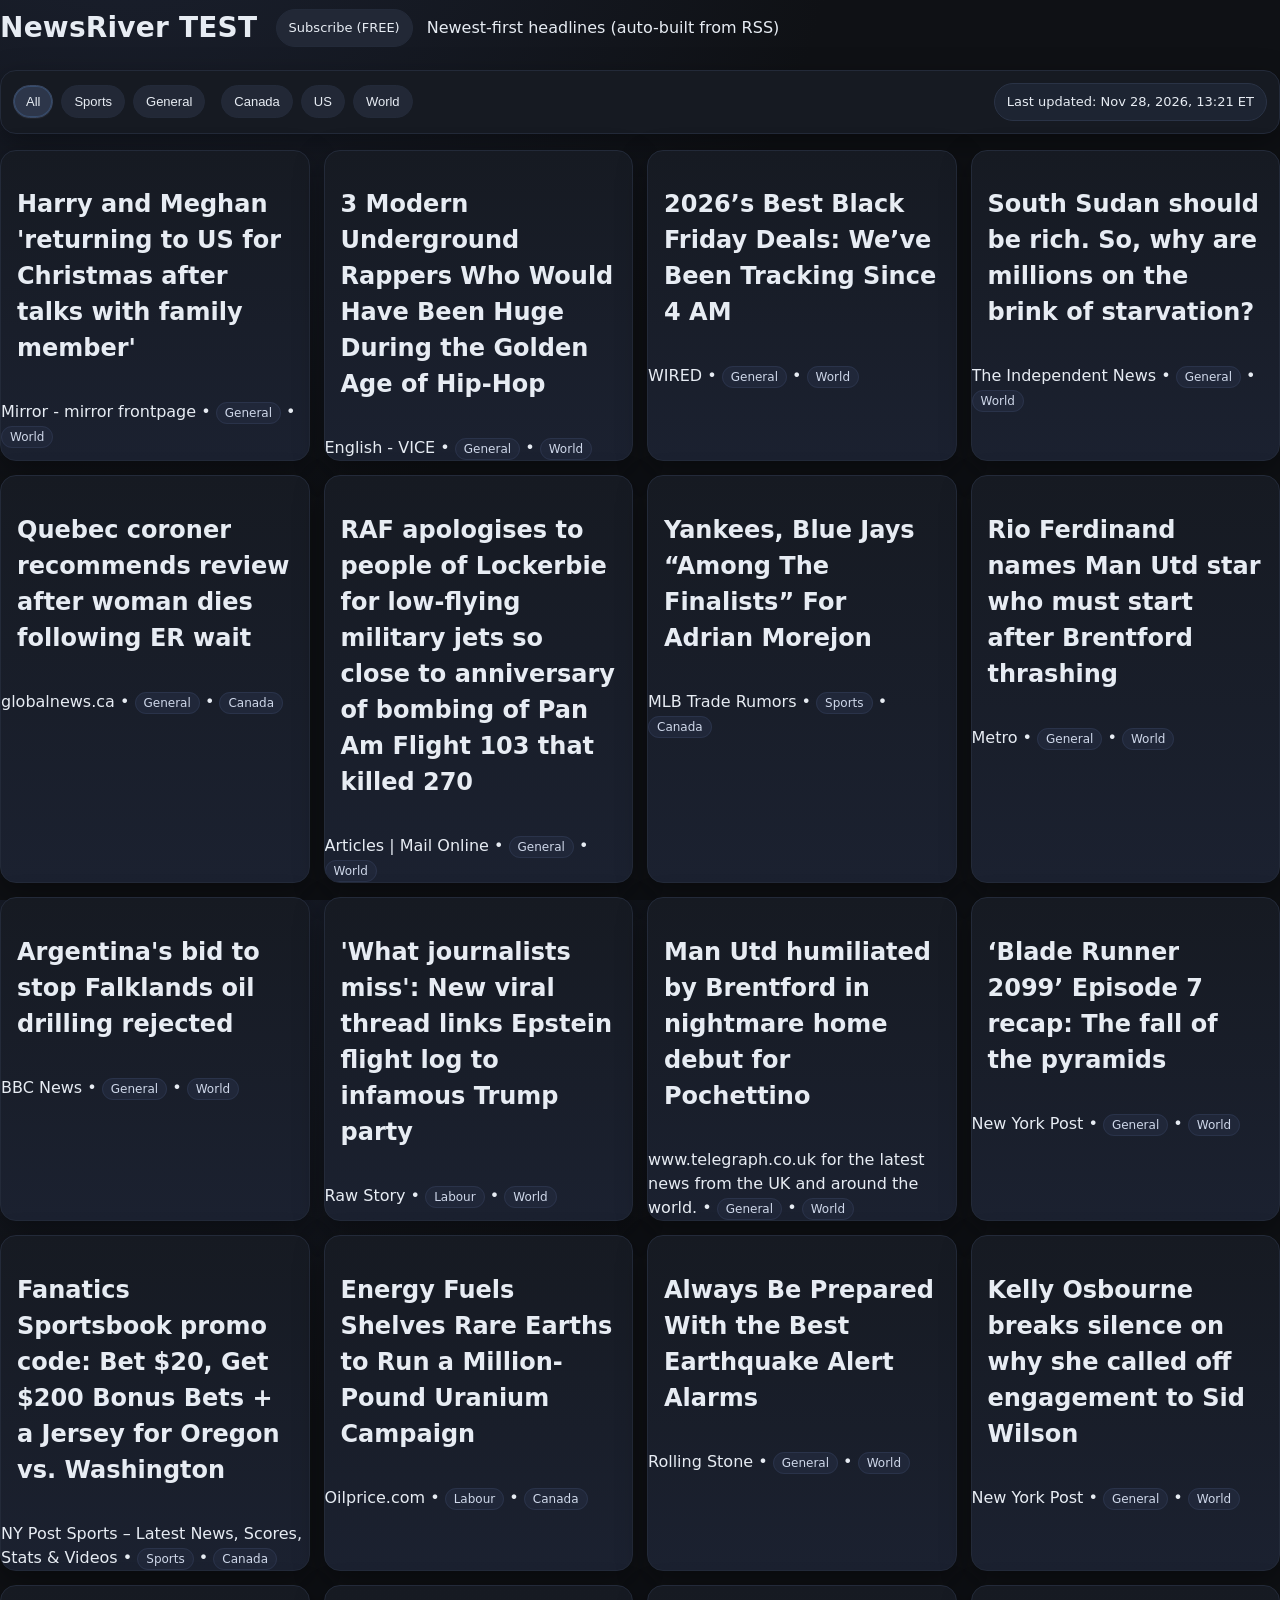
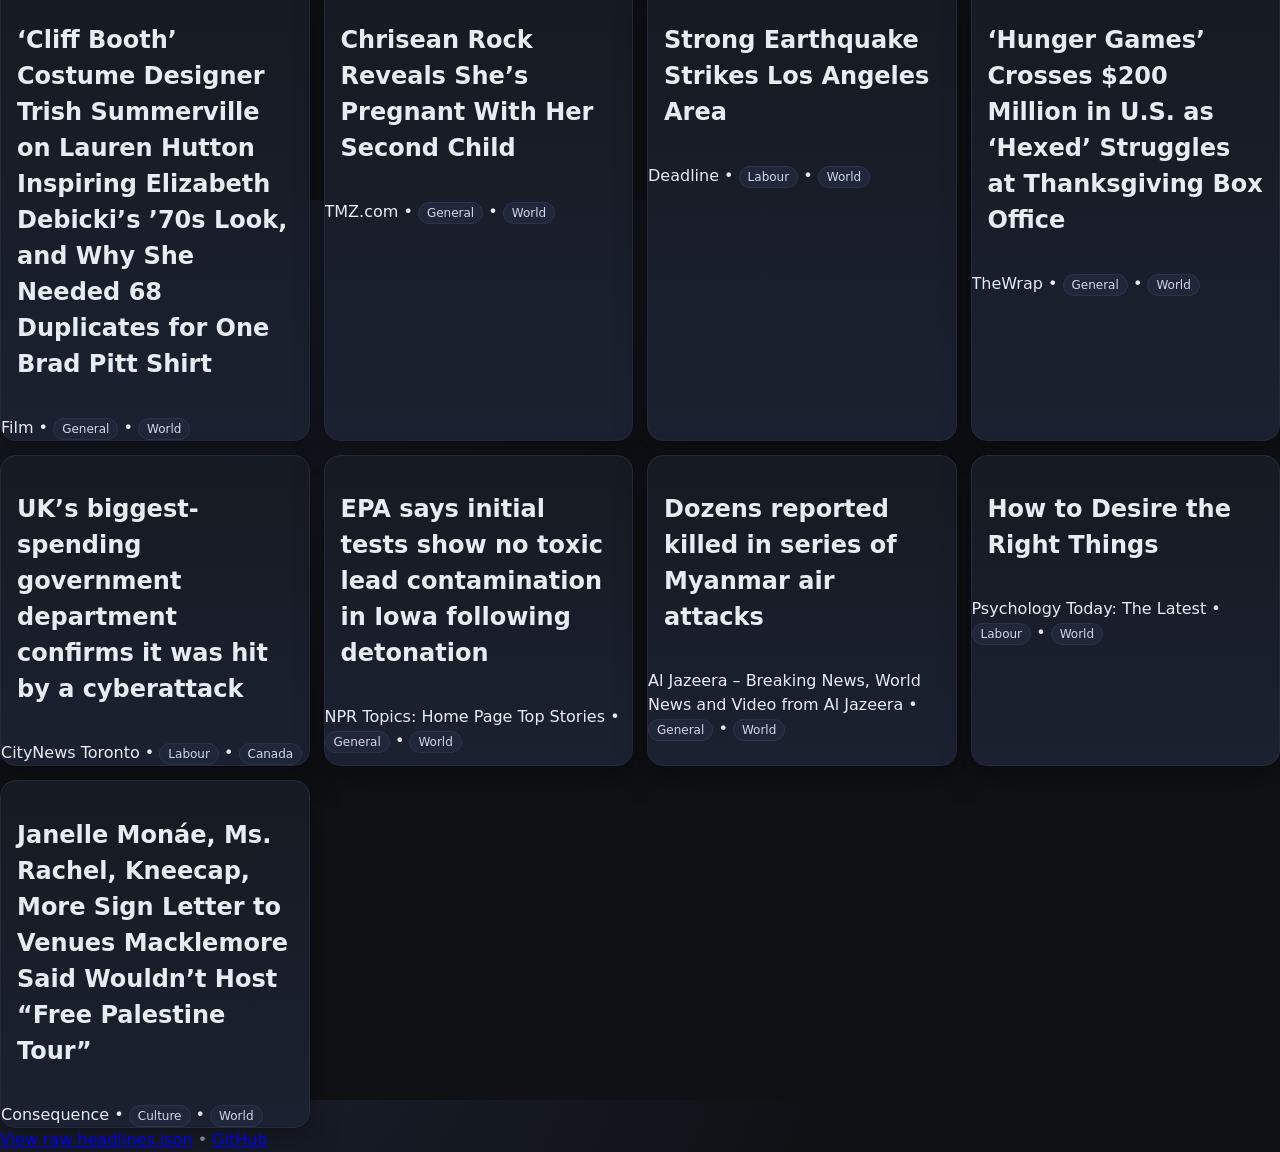
<file: index.html>
<!doctype html>
<html lang="en">
<head>
  <meta charset="utf-8" />
  <meta name="viewport" content="width=device-width, initial-scale=1" />
  <title>NewsRiver (TEST) — Latest Headlines</title>

  <!-- Styles -->
  <link rel="stylesheet" href="assets/styles.css" />

  <!-- Substack CTA styles (small, self-contained) -->
  <style>
    /* Header CTA chip */
    .cta-subscribe {
      margin-left: .75rem;
      text-decoration: none;
    }

    /* Prompt shell */
    #signupPrompt {
      position: fixed;
      inset: auto 16px 16px auto;
      max-width: 360px;
      z-index: 9999;
      display: none;             /* toggled by JS */
      opacity: 0;                /* for fade-in */
      transform: translateY(8px);/* for slide-in */
      transition: opacity .25s ease, transform .25s ease;
      border-radius: 14px;
      border: 1px solid rgba(120,130,140,.35);
      padding: 14px 14px 12px;
      box-shadow: 0 10px 24px rgba(0,0,0,.28);
      backdrop-filter: saturate(1.05) blur(2px);
    }
    #signupPrompt.show {
      display: block;
      opacity: 1;
      transform: translateY(0);
    }
    #signupPrompt .hdr {
      display: flex;
      align-items: center;
      justify-content: space-between;
      gap: 10px;
      margin: 2px 0 6px;
      font-weight: 700;
      font-size: 0.98rem;
      letter-spacing: .02em;
    }
    #signupPrompt .sub {
      font-size: .88rem;
      line-height: 1.35;
      opacity: .9;
      margin-bottom: .6rem;
    }
    #signupPrompt .row {
      display: flex;
      gap: 10px;
      margin-top: .45rem;
    }
    #signupPrompt .btn {
      appearance: none;
      border-radius: 999px;
      padding: .55rem .9rem;
      font: 600 .9rem/1 system-ui,-apple-system,Segoe UI,Helvetica,Arial,sans-serif;
      cursor: pointer;
      border: 1px solid transparent;
    }
    #signupPrompt .btn.primary {
      background: #f1f5ff;
      color: #0f172a;
      border-color: rgba(30,60,90,.18);
    }
    #signupPrompt .btn.ghost {
      background: transparent;
      color: inherit;
      border-color: rgba(120,130,140,.35);
    }
    #signupPrompt .x {
      appearance: none;
      border: none;
      background: transparent;
      color: inherit;
      font: 600 1rem/1 system-ui,-apple-system,Segoe UI,Helvetica,Arial,sans-serif;
      cursor: pointer;
      opacity: .8;
    }
    #signupPrompt .x:focus { outline: 2px solid currentColor; outline-offset: 2px; }

    /* Light / dark */
    @media (prefers-color-scheme: dark) {
      #signupPrompt { background: rgba(20,26,34,.92); color: #e6edf7; }
    }
    @media (prefers-color-scheme: light) {
      #signupPrompt { background: rgba(246,249,255,.98); color: #0f172a; border-color: rgba(30,60,90,.18); }
    }

    /* Small screens: center at bottom */
    @media (max-width: 480px){
      #signupPrompt { inset: auto 12px 12px 12px; }
    }
  </style>

  <!-- Social/SEO (optional) -->
  <meta name="description" content="Curated, newest-first news river with lightweight scoring and filters." />
</head>
<body>
  <header class="header">
    <div style="display:flex;align-items:center;flex-wrap:wrap;gap:.4rem;">
      <h1 class="title">NewsRiver TEST</h1>
      <!-- Header Subscribe chip -->
      <a class="chip cta-subscribe" href="https://mypybite.substack.com/subscribe" target="_blank" rel="noopener" aria-label="Subscribe on Substack">
        Subscribe (FREE)
      </a>
    </div>
    <p class="subtitle">Newest-first headlines (auto-built from RSS)</p>
  </header>

  <!-- Toolbar: filters on the left, “Last updated” chip will be injected on the right -->
  <section class="toolbar" role="region" aria-label="Controls">
    <div class="filters" id="filters">
      <!-- Category filters -->
      <button class="chip chip-active" data-filter="all" aria-pressed="true">All</button>
      <button class="chip" data-filter="Sports">Sports</button>
      <button class="chip" data-filter="General">General</button>

      <!-- Region filters -->
      <span class="divider" aria-hidden="true"></span>
      <button class="chip" data-region="Canada">Canada</button>
      <button class="chip" data-region="US">US</button>
      <button class="chip" data-region="World">World</button>
    </div>

    <!-- JS will append: <div id="last-updated" class="chip">Last updated: …</div> -->
  </section>

  <!-- Results -->
  <main id="grid" class="grid" aria-live="polite">
    <!-- Cards are injected here -->
  </main>

  <!-- Debug/links -->
  <footer class="footer">
    <a href="headlines.json" target="_blank" rel="noopener">View raw headlines.json</a>
    <span class="dot">•</span>
    <a href="https://github.com/MyPyBiTE/newsriver" target="_blank" rel="noopener">GitHub</a>
  </footer>

  <!-- Substack signup prompt (dismissible) -->
  <div id="signupPrompt" role="dialog" aria-modal="false" aria-labelledby="signupTitle">
    <div class="hdr">
      <div id="signupTitle">Get our best headlines by email</div>
      <button class="x" type="button" aria-label="Close" id="signupClose">×</button>
    </div>
    <div class="sub">By Subscribing you gain insight into totally free trade secrets and technicals. As well as constructive diatribes. Take the 7 seconds to provide your email and over time you will have helped grow the kind of community that will not shill you.</div>
    <div class="row">
      <a id="signupGo" class="btn primary" href="https://mypybite.substack.com/subscribe" target="_blank" rel="noopener">Subscribe</a>
      <button id="signupDismiss" class="btn ghost" type="button">No thanks</button>
    </div>
  </div>

  <noscript>
    <p style="padding:1rem;max-width:800px;margin:1rem auto;background:#222;border-radius:12px;">
      JavaScript is required to load headlines. You can still view
      <a href="headlines.json">headlines.json</a>.
    </p>
  </noscript>

  <!-- Optional: point to your live JSON hosted on GitHub Pages -->
  <script>
    // If you serve index.html from somewhere else, keep this so the app reads the JSON from GitHub Pages.
    // You can remove or change this if your headlines.json is local.
    window.NEWSRIVER_JSON_URL = window.NEWSRIVER_JSON_URL || "https://mypybite.github.io/newsriver/headlines.json";
  </script>

  <!-- Data loader (fetch, strong de-dupe, per-source cap, stable order, filters, last-updated, auto-refresh) -->
  <script>
  (function(){
    "use strict";

    // ---------- DOM refs ----------
    const GRID = document.getElementById('grid');
    const FILTERS = document.getElementById('filters');
    const TOOLBAR = document.querySelector('.toolbar');

    // Create & insert the "Last updated" chip on the right
    const lastChip = document.createElement('div');
    lastChip.id = 'last-updated';
    lastChip.className = 'chip';
    lastChip.setAttribute('aria-live', 'polite');
    lastChip.textContent = 'Last updated: …';
    TOOLBAR.appendChild(lastChip);

    // Active filters (single category; single region)
    let activeCategory = 'all';
    let activeRegion = null;

    // ---------- Config ----------
    const JSON_URL = (window.NEWSRIVER_JSON_URL || 'headlines.json');
    const REFRESH_MS = 5 * 60 * 1000; // 5 minutes
    let lastStamp = null; // remember last generated_utc

    // Per-source caps (default = 1 per source)
    const CAP_PER_SOURCE_DEFAULT = 1;
    const CAP_OVERRIDES = {
      // Example bumps (edit as you like):
      "cbc.ca": 2,
      "globalnews.ca": 2,
      "reuters.com": 2,
      "financialpost.com": 2
    };

    // Sports sites that may allow +1 cap in the evening window
    const SPORTS_SITES = new Set([
      "mlb.com",
      "espn.com",
      "sportsnet.ca",
      "tsn.ca",
      "theathletic.com",
      "cbssports.com",
      "bleacherreport.com",
      "sports.yahoo.com"
    ]);

    // ---------- Utilities ----------
    const TZ = 'America/Toronto';
    const QS = new URLSearchParams(location.search);

    // Dev/testing flags:
    //   ?debug=boosts  -> show badges with minutes + reasons
    //   ?noboost=1     -> disable boosts (recency only)
    //   ?hr=17         -> simulate 17:00 (5pm) ET daypart
    //   ?snark=1       -> apply display-only XRP/Ripple renames
    const DEBUG_BOOSTS = QS.get('debug') === 'boosts';
    const NO_BOOSTS = QS.has('noboost');
    const HR_OVERRIDE = (()=>{
      const v = QS.get('hr');
      if (v == null) return null;
      const n = Number(v);
      return Number.isFinite(n) && n >= 0 && n <= 23 ? n : null;
    })();
    const SNARKY_RENAMES = QS.has('snark');

    // (debug) lightweight CSS for badges, injected only when needed
    if (DEBUG_BOOSTS) {
      const style = document.createElement('style');
      style.textContent = `
        .boost-badge{
          display:inline-flex; align-items:center; gap:.35rem;
          margin-top:.4rem; padding:.25rem .5rem; border-radius:999px;
          font-size:.72rem; line-height:1; white-space:nowrap;
          border:1px solid rgba(120,130,140,.45);
          color:#cfe7ff; background:rgba(25,35,45,.55); backdrop-filter:saturate(1.1) blur(2px);
        }
        .boost-badge .mins{opacity:.9;font-weight:600}
        .boost-badge .reasons{opacity:.85}
        @media (prefers-color-scheme: light){
          .boost-badge{ color:#16324f; background:rgba(220,235,255,.7); border-color:rgba(30,60,90,.2); }
        }
      `;
      document.head.appendChild(style);
    }

    const isValidDate = (v) => !!v && !Number.isNaN(Date.parse(v));
    const fmtET = (iso) => {
      try {
        const d = new Date(iso);
        return new Intl.DateTimeFormat('en-CA', {
          year:'numeric', month:'short', day:'2-digit',
          hour:'2-digit', minute:'2-digit', hour12:false,
          timeZone: TZ
        }).format(d) + ' ET';
      } catch { return iso; }
    };
    const clearGrid = () => { GRID.innerHTML = ''; };

    function hourInTZ(){
      if (HR_OVERRIDE != null) return HR_OVERRIDE;
      const p = new Intl.DateTimeFormat('en-CA',{ timeZone: TZ, hour: '2-digit', hour12: false })
        .formatToParts(new Date());
      const hh = Number(p.find(x=>x.type==='hour').value);
      return Number.isFinite(hh) ? hh : new Date().getHours();
    }

    // ---------- URL & source helpers ----------
    function hostOf(url) {
      try {
        const u = new URL(url, location.href);
        return (u.hostname || "").replace(/^www\./i,"").toLowerCase();
      } catch { return ""; }
    }
    function sourceKey(it) {
      // Prefer domain; fall back to source label lowercased
      return hostOf(it?.canonical_url || it?.url || "") || String(it?.source||"").toLowerCase();
    }

    // ---------- De-dupe helpers ----------
    function normalizeTitle(t) {
      return (t || "")
        .replace(/\s+[-–—]\s+[^|]+$/u, "")       // drop trailing " - Source"
        .toLowerCase()
        .replace(/[\u2010-\u2015]/g, "-")        // unify dashes
        .replace(/[^\p{L}\p{N}]+/gu, " ")        // remove punctuation
        .trim()
        .replace(/\s+/g, " ");
    }
    // Strong key: fuzzy title signature + domain (so “same headline” from same site collapses)
    function dedupeKey(it) {
      const t = normalizeTitle(it?.title || "");
      const h = hostOf(it?.canonical_url || it?.url || "");
      return `k:${t}|${h}`;
    }
    function isAggregator(it) {
      const src = `${it?.source || ""} ${it?.url || ""}`.toLowerCase();
      return /news\.google|google news|yahoo\.com\/news|apple\.news|flipboard|feedproxy/.test(src);
    }
    // Keep only the newest item per key; if tie, prefer non-aggregator.
    function dedupeItems(items) {
      const byKey = new Map();
      for (const it of items) {
        const key = dedupeKey(it);
        const prev = byKey.get(key);
        if (!prev) {
          byKey.set(key, it);
          continue;
        }
        const tNew = Date.parse(it.published_utc || it.published || 0) || 0;
               const tOld = Date.parse(prev.published_utc || prev.published || 0) || 0;

        if (tNew > tOld) {
          byKey.set(key, it);
        } else if (tNew === tOld) {
          if (isAggregator(prev) && !isAggregator(it)) byKey.set(key, it);
        }
      }
      return Array.from(byKey.values());
    }

    // ---------- Stable, monotonic “first seen” sequence ----------
    const SEQ_STORAGE_KEY = "nr_seq_v1";
    function loadSeqState() {
      try {
        const raw = localStorage.getItem(SEQ_STORAGE_KEY);
        if (!raw) return { counter: 0, map: {} };
        const parsed = JSON.parse(raw);
        return {
          counter: Number(parsed?.counter || 0),
          map: parsed?.map && typeof parsed.map === "object" ? parsed.map : {}
        };
      } catch { return { counter: 0, map: {} }; }
    }
    function saveSeqState(state) {
      try { localStorage.setItem(SEQ_STORAGE_KEY, JSON.stringify(state)); } catch {}
    }
    function getItemId(it) { return dedupeKey(it); }
    function assignStableSeq(items) {
      const state = loadSeqState();
      let touched = false;
      for (const it of items) {
        const id = getItemId(it);
        if (state.map[id] == null) {
          state.counter += 1;
          state.map[id] = state.counter;
          touched = true;
        }
        it.__seq = state.map[id];
      }
      if (touched) saveSeqState(state);
      return items;
    }

    // ---------- Per-source cap (variety guard) ----------
    function capForDomain(domain, hour){
      let limit = CAP_OVERRIDES[domain] ?? CAP_PER_SOURCE_DEFAULT;
      const evening = hour >= 15 && hour <= 23;
      if (evening && SPORTS_SITES.has(domain)) {
        // allow one extra slot for key sports outlets in the evening
        limit = Math.max(limit, 2);
      }
      return limit;
    }

    function applySourceCap(sortedItems, hour) {
      const counts = Object.create(null);
      const out = [];
      for (const it of sortedItems) {
        const key = sourceKey(it);
        const limit = capForDomain(key, hour);
        const n = counts[key] || 0;
        if (n < limit) {
          out.push(it);
          counts[key] = n + 1;
        }
      }
      return out;
    }

    // ---------- Display-only title transforms (optional) ----------
    function transformTitleForDisplay(t){
      if (!SNARKY_RENAMES) return t || '';
      return String(t || '')
        .replace(/\bXRP\b/gi, 'Shitcoin')
        .replace(/\bRipple\b/gi, 'Maker of shitcoins');
    }

    // ---------- Render ----------
    function makeCard(item){
      const card = document.createElement('article');
      card.className = 'card';
      card.dataset.category = item.category || '';
      card.dataset.region = item.region || '';

      const link = document.createElement('a');
      link.className = 'card-link';
      link.href = item.url;
      link.target = '_blank';
      link.rel = 'noopener';
      link.setAttribute('aria-label', item.title || 'Open headline');

      const h2 = document.createElement('h2');
      h2.className = 'headline';
      h2.textContent = transformTitleForDisplay(item.title || '(untitled)');

      link.appendChild(h2);

      const meta = document.createElement('div');
      meta.className = 'meta';

      const src = document.createElement('span');
      src.className = 'source';
      src.textContent = item.source || '';

      const cat = document.createElement('span');
      cat.className = 'tag';
      cat.textContent = item.category || '';

      const reg = document.createElement('span');
      reg.className = 'tag';
      reg.textContent = item.region || '';

      meta.appendChild(src);
      if (item.category){ meta.appendChild(document.createTextNode(' \u2022 ')); meta.appendChild(cat); }
      if (item.region){ meta.appendChild(document.createTextNode(' \u2022 ')); meta.appendChild(reg); }

      card.appendChild(link);
      card.appendChild(meta);

      // Debug: show boost reasons if enabled
      if (DEBUG_BOOSTS) {
        const dbg = document.createElement('div');
        dbg.className = 'boost-badge';
        const mins = Math.round((item.__boost_ms || 0) / 60000);
        const reasons = (item.__boost_reasons || []).join(', ') || 'no boosts';
        dbg.innerHTML = `<span class="mins">+${mins}m</span><span class="reasons">${reasons}</span>`;
        card.appendChild(dbg);
      }

      return card;
    }

    function render(items){
      clearGrid();
      if (!items || items.length === 0){
        const p = document.createElement('p');
        p.className = 'empty';
        p.textContent = 'No headlines match your filters.';
        GRID.appendChild(p);
        return;
      }
      const frag = document.createDocumentFragment();
      items.forEach(it => frag.appendChild(makeCard(it)));
      GRID.appendChild(frag);
    }

    function applyFilters(all){
      const filtered = all.filter(it =>
        (activeCategory === 'all' || (it.category || '') === activeCategory) &&
        (!activeRegion || (it.region || '') === activeRegion)
      );
      render(filtered);
    }

    function setLastUpdated(isoMaybe){
      if (isValidDate(isoMaybe)) {
        lastChip.textContent = 'Last updated: ' + fmtET(isoMaybe);
      } else {
        lastChip.textContent = 'Last updated: just now';
      }
    }

    // ---------- Thematic + daypart scoring (adds “time credit” in minutes) ----------
    // The “5% stronger” nudges are implemented as small additive time credits.

    const MINUTE = 60 * 1000;
    const BUMP_5  = 12 * MINUTE;           // ~5% nudge unit
    const BUMP_8  = 18 * MINUTE;           // slightly stronger
    const BUMP_10 = 24 * MINUTE;           // stronger
    const WAR_BUMP = 60 * MINUTE;          // high-priority war/security
    const TIER1_BUMP = 6 * MINUTE;         // mild nudge for tier-1 sources
    const FINALS_BUMP = 15 * MINUTE;       // end-of-game closure nudge
    const ATHLETE_BUMP = 12 * MINUTE;      // named athlete nudge
    const KIRK_EXTRA = 6 * MINUTE;         // Alejandro Kirk extra (on top of athlete)
    const BOOST_CAP = 3 * 60 * MINUTE;     // avoid bulldozing

    const RE_TIER1 = /\b(associated press|^ap$|reuters|bbc|bloomberg|financial times|wall street journal|washington post|the guardian|new york times|nyt)\b/i;

    // Business/markets (morning)
    const RE_CRYPTO = /\b(crypto|bitcoin|btc|ethereum|eth|halving|stablecoin|defi|satoshi)\b/i;
    const RE_MEME   = /\b(gamestop|gme|amc)\b/i;
    const RE_TECH   = /\b(nvda|nvidia|msft|microsoft|aapl|apple|amzn|amazon|googl?|google|alphabet|meta|facebook|tsla|tesla|ai|chip(?:s|makers)?|semiconductor)\b/i;

    // War/security (always-on) — must match a region + an event word
    const RE_WAR_EVENT  = /\b(war|attack|attacks|attacked|strike|air[-\s]?strike|missile|drone|invasion|mobilization|shell(?:ing)?|artillery|frontline|casualties?|dead|killed)\b/i;
    const RE_WAR_REGION = /\b(russia|ukraine|poland|serbia|croatia|bosnia|herzegovina|kosovo|montenegro|slovenia|macedonia|albania|hungary|slovakia|czech|austria|romania|bulgaria|balkan|central europe|canada|united states|u\.s\.|usa)\b/i;

    // Sports (afternoon/evening) — teams and athletes
    const RE_SPORTS_TEAMS = /\b(toronto (blue\s?jays|jays|maple\s?leafs|leafs|raptors|raps)|new york yankees|yankees|boston red sox|red sox|detroit tigers|los angeles dodgers|dodgers)\b/i;
    const RE_SPORTS_ABBR  = /\b(NYY|BOS|DET|LAD)\b/;
    const RE_SPORTS_ATHLETES = /\b(shohei ohtani|vladimir guerrero(?: jr\.?)?|george springer|bo bichette|max scherzer|alejandro kirk)\b/i;
    const RE_KIRK = /\balejandro kirk\b/i;
    // “Final”/closure words or scorelines like 3-1 / 10–2 / "final score"
    const RE_FINALS_CUE = /\b(final(?: score)?|wins?|defeats?|beats?|edges?|falls?|prevails?|clinches?|walk-?off)\b|(?:\b\d{1,2}\s?[–-]\s?\d{1,2}\b)/i;

    function computeBoost(it, hour){
      if (NO_BOOSTS) return { ms: 0, reasons: [] };

      const title = String(it?.title || '');
      const source = String(it?.source || '');
      let boost = 0;
      const reasons = [];

      // Always-on: war & security (region + event)
      if (RE_WAR_EVENT.test(title) && RE_WAR_REGION.test(title)) {
        boost += WAR_BUMP; reasons.push('war');
      }

      // Dayparts (Toronto time)
      // Morning 06:00–13:00 → business/markets
      if (hour >= 6 && hour < 13){
        if (RE_CRYPTO.test(title)) { boost += (BUMP_10 + BUMP_5); reasons.push('crypto'); }
        if (RE_MEME.test(title))   { boost += BUMP_8; reasons.push('meme'); }
        if (RE_TECH.test(title))   { boost += BUMP_5; reasons.push('tech'); }
      }

      // Afternoon/Evening 15:00–23:30 → sports dopamine
      if (hour >= 15 && hour <= 23){
        if (RE_SPORTS_TEAMS.test(title))     { boost += BUMP_8; reasons.push('team'); }
        if (RE_SPORTS_ABBR.test(title))      { boost += BUMP_5; reasons.push('abbr'); }
        if (RE_SPORTS_ATHLETES.test(title))  { boost += ATHLETE_BUMP; reasons.push('athlete'); }
        if (RE_KIRK.test(title))             { boost += KIRK_EXTRA; reasons.push('kirk+'); }
        if (RE_FINALS_CUE.test(title))       { boost += FINALS_BUMP; reasons.push('final'); }
      }

      // Mild tier-1 nudge
      if (RE_TIER1.test(source)) { boost += TIER1_BUMP; reasons.push('tier1'); }

      // Clamp
      if (boost > BOOST_CAP) boost = BOOST_CAP;

      return { ms: boost, reasons };
    }

    function scoringSort(items){
      const now = Date.now();
      const hr = hourInTZ();

      for (const it of items){
        const pubMs = Date.parse(it.published_utc || it.published || 0) || 0;
        const base = pubMs || (now - (it.__seq || 0)); // tiny fallback if no date
        const { ms: bonus, reasons } = computeBoost(it, hr);
        // expose for debug overlay
        it.__boost_ms = bonus;
        it.__boost_reasons = reasons;
        // __seq used as ultra-small stabilizer inside ties
        it.__score = base + bonus + ((it.__seq || 0) % 997); // tiny tie shaper
      }

      // Highest score first (recency + boosts)
      items.sort((a,b) => (b.__score||0) - (a.__score||0));
      return items;
    }

    // ---------- Normalize incoming data (de-dupe + seq + SCORE + per-source cap) ----------
    function normalizeData(data){
      if (!data || !Array.isArray(data.items)) return { items: [] };

      // A) strong de-dupe (title sig + domain; prefer originals over aggregators)
      let items = dedupeItems(data.items.slice());

      // B) stable first-seen id (for gentle tie shaping)
      assignStableSeq(items);

      // C) score by recency + daypart/topic boosts
      scoringSort(items);

      // D) cap per source to keep variety (default 1 unless overridden/relaxed by window)
      items = applySourceCap(items, hourInTZ());

      return { ...data, items };
    }

    // ---------- Fetch helpers ----------
    async function loadJson() {
      const url = `${JSON_URL}?t=${Date.now()}`; // cache-buster
      const resp = await fetch(url, { cache: 'no-store' });
      if (!resp.ok) throw new Error(`HTTP ${resp.status}`);
      return await resp.json();
    }

    async function bootstrap() {
      try {
        const data = await loadJson();
        const normalized = normalizeData(data);

        // Save for re-filtering via the toolbar
        window.__NR_ALL_ITEMS__ = normalized.items;

        // Set “Last updated” using generated_utc (preferred) or newest item time
        const lastIso = data.generated_utc && isValidDate(data.generated_utc)
          ? data.generated_utc
          : (normalized.items.find(it => isValidDate(it.published_utc))?.published_utc || null);

        setLastUpdated(lastIso);
        lastStamp = data.generated_utc || null;

        // Initial render
        applyFilters(normalized.items);
      } catch (err) {
        console.error('Headlines load failed:', err);
        setLastUpdated(null);
        clearGrid();
        const p = document.createElement('p');
        p.className = 'error';
        p.textContent = 'Could not load headlines. Try opening headlines.json directly or refresh.';
        GRID.appendChild(p);
      }
    }

    function autoRefresh() {
      setInterval(async () => {
        try {
          const data = await loadJson();
          if (!data) return;

          const stamp = data.generated_utc || null;
          if (stamp && stamp !== lastStamp) {
            const normalized = normalizeData(data);
            window.__NR_ALL_ITEMS__ = normalized.items;
            setLastUpdated(stamp);
            lastStamp = stamp;
            applyFilters(normalized.items);

            lastChip.classList.add('pulse');
            setTimeout(() => lastChip.classList.remove('pulse'), 900);
          }
        } catch (e) {
          console.warn('Auto-refresh failed:', e.message);
        }
      }, REFRESH_MS);
    }

    // ---------- Filter click handling (single-select per group) ----------
    FILTERS.addEventListener('click', (e) => {
      const btn = e.target.closest('button.chip');
      if (!btn) return;

      // Category group
      if (btn.hasAttribute('data-filter')){
        FILTERS.querySelectorAll('[data-filter]').forEach(b => {
          b.classList.remove('chip-active');
          b.setAttribute('aria-pressed', 'false');
        });
        btn.classList.add('chip-active');
        btn.setAttribute('aria-pressed', 'true');
        activeCategory = btn.getAttribute('data-filter') || 'all';
        applyFilters(window.__NR_ALL_ITEMS__ || []);
      }

      // Region group (toggle single-select)
      if (btn.hasAttribute('data-region')){
        const region = btn.getAttribute('data-region') || null;
        if (activeRegion === region){
          activeRegion = null;
          btn.classList.remove('chip-active');
          btn.setAttribute('aria-pressed', 'false');
        } else {
          FILTERS.querySelectorAll('[data-region]').forEach(b => {
            b.classList.remove('chip-active');
            b.setAttribute('aria-pressed', 'false');
          });
          activeRegion = region;
          btn.classList.add('chip-active');
          btn.setAttribute('aria-pressed', 'true');
        }
        applyFilters(window.__NR_ALL_ITEMS__ || []);
      }
    });

    // ---------- Go ----------
    bootstrap();
    autoRefresh();
  })();
  </script>

  <!-- Substack signup prompt logic (one-time, dismissible) -->
  <script>
    (function(){
      const el = document.getElementById('signupPrompt');
      const btnX = document.getElementById('signupClose');
      const btnNo = document.getElementById('signupDismiss');
      const linkYes = document.getElementById('signupGo');
      if (!el || !btnX || !btnNo || !linkYes) return;

      const STORAGE_KEY = 'mpb_substack_prompt';
      const NOCTA = new URLSearchParams(location.search).has('nocta'); // ?nocta=1 disables prompt (handy for screenshots)
      const now = Date.now();

      function getState(){
        try { return JSON.parse(localStorage.getItem(STORAGE_KEY) || '{}'); } catch { return {}; }
      }
      function setState(obj){
        try { localStorage.setItem(STORAGE_KEY, JSON.stringify(obj)); } catch {}
      }
      function days(n){ return n*24*60*60*1000; }

      function hide(){
        el.classList.remove('show');
        el.style.display = 'none';
      }
      function show(){
        el.style.display = 'block';
        requestAnimationFrame(()=> el.classList.add('show'));
      }

      // Open in new tab with return path (optional)
      const base = 'https://mypybite.substack.com/subscribe';
      const next = encodeURIComponent(location.href);
      linkYes.href = `${base}?next=${next}`;

      // Wire controls
      btnX.addEventListener('click', () => {
        const s = getState();
        s.dismissed_until = now + days(14);   // 14-day cooldown on dismiss
        setState(s);
        hide();
      });
      btnNo.addEventListener('click', () => {
        const s = getState();
        s.dismissed_until = now + days(14);   // 14-day cooldown on "No thanks"
        setState(s);
        hide();
      });
      linkYes.addEventListener('click', () => {
        const s = getState();
        s.subscribed_until = now + days(60);  // longer cooldown if they clicked subscribe
        setState(s);
        hide();
      });

      // Esc closes
      document.addEventListener('keydown', (e) => {
        if (e.key === 'Escape') hide();
      });

      // Decide whether to show
      if (NOCTA) return;
      const s = getState();
      const gate = Math.max(s.dismissed_until || 0, s.subscribed_until || 0);
      if (gate && now < gate) return;

      // First paint: delay, then show (~7s)
      setTimeout(show, 7000);
    })();
  </script>
</body>
</html>
</file>
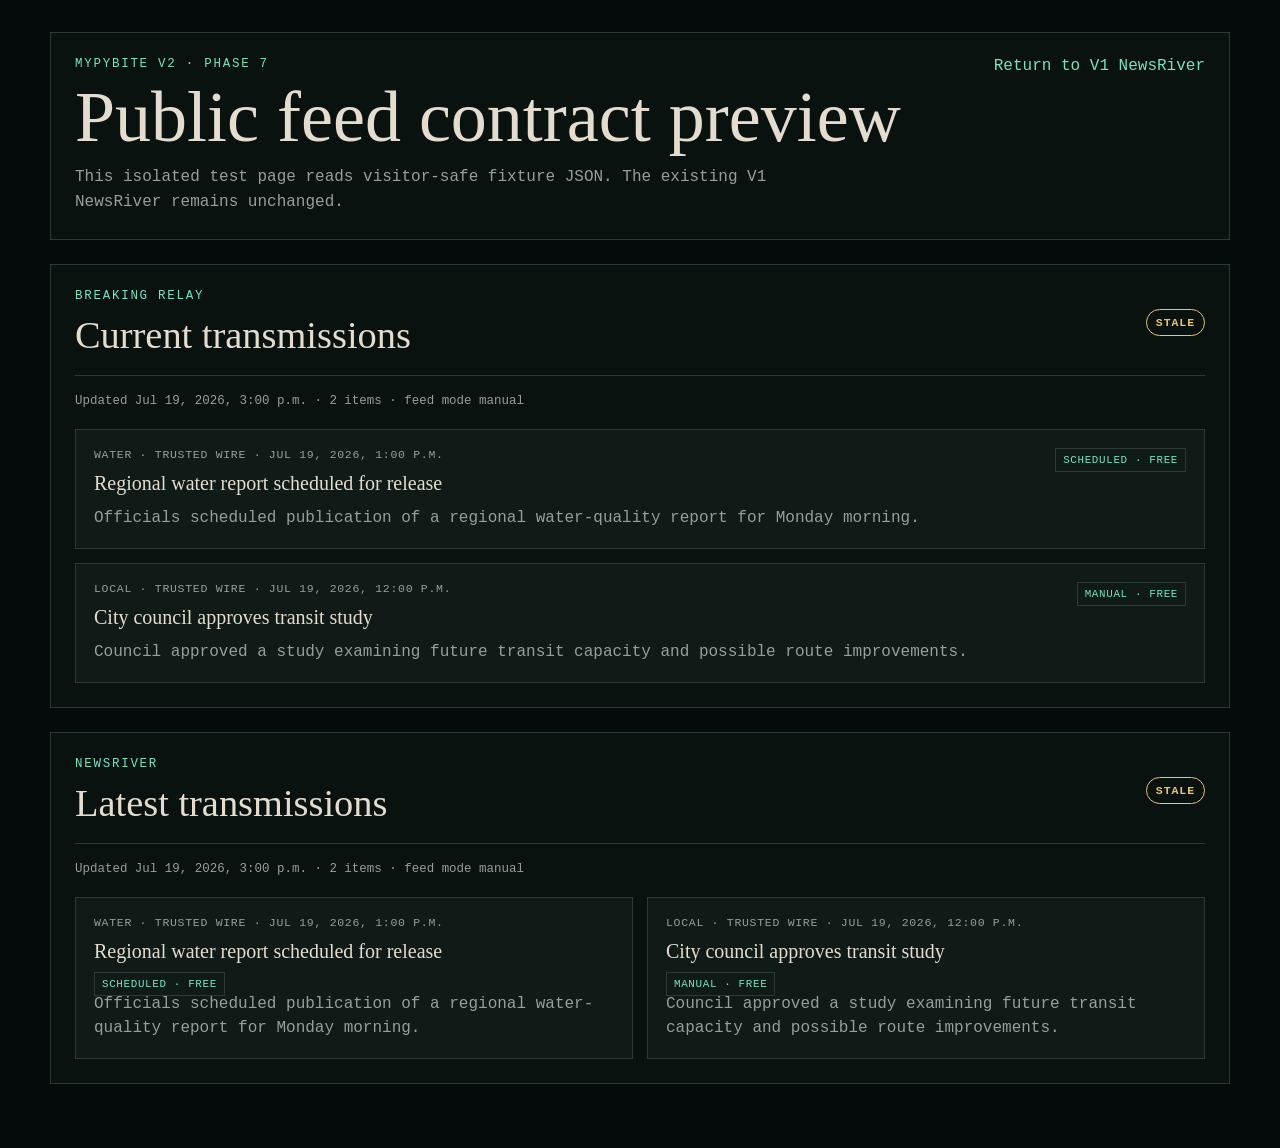
<file: v2-preview/index.html>
<!doctype html>
<html lang="en">
<head>
  <meta charset="utf-8">

  <meta
    name="viewport"
    content="width=device-width, initial-scale=1"
  >

  <title>
    MYPYBITE V2 — Public Feed Preview
  </title>

  <meta
    name="description"
    content="Isolated Phase 7 preview for the MYPYBITE V2 public breaking and Newsriver feeds."
  >

  <link
    rel="stylesheet"
    href="./styles.css"
  >
</head>

<body>
  <main class="page-shell">
    <header class="masthead">
      <div>
        <p class="eyebrow">
          MYPYBITE V2 · PHASE 7
        </p>

        <h1>
          Public feed contract preview
        </h1>

        <p class="dek">
          This isolated test page reads visitor-safe
          fixture JSON. The existing V1 NewsRiver
          remains unchanged.
        </p>
      </div>

      <a
        class="back-link"
        href="../"
      >
        Return to V1 NewsRiver
      </a>
    </header>

    <p
      id="test-mode"
      class="test-mode"
      hidden
    ></p>

    <section
      class="panel"
      aria-labelledby="breaking-title"
    >
      <div class="panel-heading">
        <div>
          <p class="eyebrow">
            Breaking relay
          </p>

          <h2 id="breaking-title">
            Current transmissions
          </h2>
        </div>

        <span
          id="breaking-status"
          class="status status-loading"
        >
          Loading
        </span>
      </div>

      <p
        id="breaking-meta"
        class="feed-meta"
      ></p>

      <div
        id="breaking-list"
        class="breaking-list"
        aria-live="polite"
      ></div>
    </section>

    <section
      class="panel"
      aria-labelledby="newsriver-title"
    >
      <div class="panel-heading">
        <div>
          <p class="eyebrow">
            Newsriver
          </p>

          <h2 id="newsriver-title">
            Latest transmissions
          </h2>
        </div>

        <span
          id="newsriver-status"
          class="status status-loading"
        >
          Loading
        </span>
      </div>

      <p
        id="newsriver-meta"
        class="feed-meta"
      ></p>

      <div
        id="newsriver-list"
        class="news-grid"
      ></div>
    </section>
  </main>

  <noscript>
    This preview requires JavaScript.
  </noscript>

  <script
    src="./app.js"
    defer
  ></script>
</body>
</html>
</file>
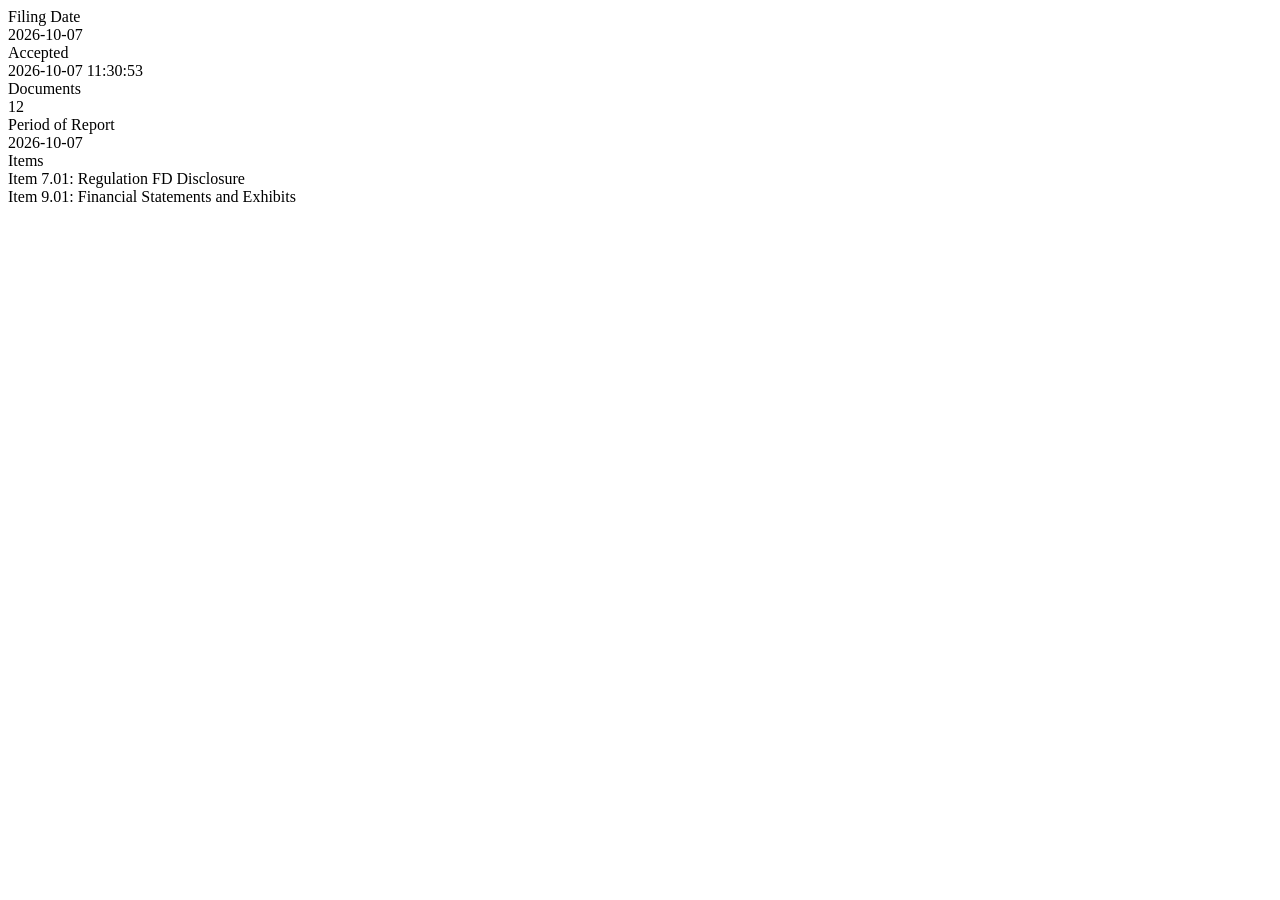
<file: tests/fixtures/filing-index.html>
<!doctype html>
<html lang="en">
  <body>
    <div class="formContent">
      <div class="formGrouping">
        <div class="infoHead">Filing Date</div>
        <div class="info">2026-10-07</div>
        <div class="infoHead">Accepted</div>
        <div class="info">2026-10-07 11:30:53</div>
        <div class="infoHead">Documents</div>
        <div class="info">12</div>
      </div>
      <div class="formGrouping">
        <div class="infoHead">Period of Report</div>
        <div class="info">2026-10-07</div>
      </div>
      <div class="formGrouping">
        <div class="infoHead">Items</div>
        <div class="info">Item 7.01: Regulation FD Disclosure<br />Item 9.01: Financial Statements and Exhibits<br /></div>
      </div>
    </div>
  </body>
</html>
</file>
<file: assets/styles.css>
/* ===== NewsRiver base styles ===== */
:root{
  --bg: #0f1115;
  --panel: #161a22;
  --panel-2: #1b2130;
  --text: #e7ecf3;
  --muted: #a9b4c4;
  --brand: #5aa9ff;
  --ok: #32d296;
  --chip: #222836;
  --chip-active: #2d364a;
  --border: #232a39;
  --shadow: 0 10px 30px rgba(0,0,0,.35);
  --radius: 16px;
}

*{ box-sizing: border-box; }
html,body{ height:100%; }
body{
  margin:0;
  font: 16px/1.5 system-ui, -apple-system, Segoe UI, Roboto, Ubuntu, Cantarell, "Helvetica Neue", Arial, "Noto Sans", "Apple Color Emoji", "Segoe UI Emoji";
  color: var(--text);
  background: radial-gradient(1200px 1200px at 10% -20%, #1b2130 0%, #0f1115 60%);
  -webkit-font-smoothing: antialiased;
  -moz-osx-font-smoothing: grayscale;
}

/* ===== Page layout ===== */
.container{
  max-width: 1100px;
  margin: 24px auto;
  padding: 0 16px;
}

.header{
  display:flex; align-items:center; gap:14px; margin-bottom:14px;
}
.header h1{
  margin:0;
  font-size: clamp(22px, 3vw, 28px);
  letter-spacing:.2px;
}
.header .sub{
  color: var(--muted);
  font-size: 14px;
}

/* ===== Toolbar / filters ===== */
.toolbar{
  display:flex;
  align-items:center;
  justify-content: space-between;
  gap:16px;
  background: var(--panel);
  padding: 12px;
  border: 1px solid var(--border);
  border-radius: var(--radius);
  box-shadow: var(--shadow);
}

#filters{
  display:flex; flex-wrap:wrap; gap:8px;
}

.chip{
  display:inline-flex; align-items:center; gap:8px;
  padding: 8px 12px;
  background: var(--chip);
  color: var(--text);
  border:1px solid var(--border);
  border-radius: 999px;
  font-size: 13px;
  cursor: pointer;
  user-select: none;
  transition: transform .08s ease, background .2s ease, border-color .2s ease;
}
.chip:hover{ transform: translateY(-1px); }
.chip:active{ transform: translateY(0); }
.chip svg{ width:16px; height:16px; }

.chip-active{
  background: var(--chip-active);
  border-color: #3a4761;
  box-shadow: inset 0 0 0 1px rgba(90,169,255,.20), 0 1px 0 rgba(255,255,255,.04);
}

#last-updated{
  background: #1d2432;
  border-color: #2a3346;
  font-weight: 500;
}
.pulse{
  animation: pulse 1.2s ease;
}
@keyframes pulse{
  0%{ box-shadow: 0 0 0 0 rgba(90,169,255,.5); }
  100%{ box-shadow: 0 0 0 16px rgba(90,169,255,0); }
}

/* ===== Grid ===== */
#grid{
  margin-top: 16px;
  display: grid;
  grid-template-columns: repeat(auto-fill, minmax(290px, 1fr));
  gap: 14px;
}

/* ===== Cards ===== */
.card{
  background: linear-gradient(180deg, var(--panel) 0%, var(--panel-2) 100%);
  border: 1px solid var(--border);
  border-radius: var(--radius);
  overflow: hidden;
  box-shadow: var(--shadow);
  transition: transform .12s ease, box-shadow .12s ease, border-color .2s ease;
}
.card:hover{
  transform: translateY(-2px);
  border-color: #2b3550;
  box-shadow: 0 14px 36px rgba(0,0,0,.45);
}

.card-link{
  display:block; padding: 16px 16px 14px 16px; color: inherit; text-decoration: none;
}
.card-title{
  margin:0 0 10px 0;
  font-size: 16.5px;
  line-height: 1.35;
}

.card-meta{
  display:flex; align-items:center; gap:8px;
  color: var(--muted);
  font-size: 13px;
  margin-bottom: 8px;
}
.badge.source{
  background: rgba(90,169,255,.12);
  color: #cfe5ff;
  padding: 2px 8px;
  border-radius: 999px;
  border: 1px solid rgba(90,169,255,.25);
  font-size: 12px;
}
.dot{ opacity:.5; }

.card-tags{
  display:flex; gap:6px; flex-wrap:wrap;
}
.tag{
  background: #202739;
  border: 1px solid #2a334a;
  color: #cfd8ea;
  font-size: 12px;
  padding: 3px 8px;
  border-radius: 999px;
}
.tag.subtle{
  opacity:.8;
}

/* ===== Empty state ===== */
.empty{
  margin: 18px;
  color: var(--muted);
  text-align: center;
}

/* ===== Small screens ===== */
@media (max-width: 560px){
  .toolbar{
    flex-direction: column;
    align-items: stretch;
    gap:10px;
  }
}
</file>
<file: v2-preview/styles.css>
:root {
  color-scheme: dark;

  --bg: #050b0a;
  --surface: #0a1210;
  --raised: #101a17;
  --ink: #e4ddcf;
  --muted: #94a099;
  --rule: #2c3934;
  --accent: #75e3c3;
  --warning: #e7c56d;
  --danger: #f08c84;
  --cached: #b7a4e3;
}

* {
  box-sizing: border-box;
}

body {
  margin: 0;
  color: var(--ink);
  background: var(--bg);

  font-family:
    ui-monospace,
    SFMono-Regular,
    Menlo,
    Monaco,
    Consolas,
    "Liberation Mono",
    monospace;
}

button,
a {
  font: inherit;
}

.page-shell {
  width: min(
    1180px,
    calc(100% - 32px)
  );

  margin: 0 auto;
  padding: 32px 0 64px;
}

.masthead,
.panel-heading {
  display: flex;
  align-items: flex-start;
  justify-content: space-between;
  gap: 24px;
}

.masthead {
  padding: 24px;
  background: var(--surface);
  border: 1px solid var(--rule);
}

h1,
h2,
p {
  margin-top: 0;
}

h1 {
  margin-bottom: 12px;

  font-family:
    Georgia,
    "Times New Roman",
    serif;

  font-size:
    clamp(
      2rem,
      6vw,
      4.5rem
    );

  font-weight: 400;
  line-height: 1;
}

h2 {
  margin-bottom: 0;

  font-family:
    Georgia,
    "Times New Roman",
    serif;

  font-size:
    clamp(
      1.5rem,
      3vw,
      2.4rem
    );

  font-weight: 400;
}

.eyebrow {
  margin-bottom: 10px;
  color: var(--accent);
  font-size: 0.78rem;
  letter-spacing: 0.14em;
  text-transform: uppercase;
}

.dek,
.feed-meta {
  color: var(--muted);
  line-height: 1.55;
}

.dek {
  max-width: 760px;
  margin-bottom: 0;
}

.back-link {
  flex: 0 0 auto;
  color: var(--accent);
  text-decoration: none;
}

.back-link:hover,
.back-link:focus-visible,
.story-link:hover,
.story-link:focus-visible {
  text-decoration: underline;
  text-underline-offset: 4px;
}

.test-mode {
  margin: 18px 0 0;
  padding: 12px 14px;
  color: #111;
  background: var(--warning);
  border: 1px solid var(--warning);
}

.panel {
  margin-top: 24px;
  padding: 24px;
  background: var(--surface);
  border: 1px solid var(--rule);
}

.panel-heading {
  align-items: center;
  padding-bottom: 18px;
  border-bottom: 1px solid var(--rule);
}

.status {
  flex: 0 0 auto;
  padding: 6px 9px;
  border: 1px solid currentColor;
  border-radius: 999px;
  font-size: 0.72rem;
  font-weight: 700;
  letter-spacing: 0.08em;
  text-transform: uppercase;
}

.status-live {
  color: var(--accent);
}

.status-stale {
  color: var(--warning);
}

.status-cached {
  color: var(--cached);
}

.status-unavailable {
  color: var(--danger);
}

.status-loading {
  color: var(--muted);
}

.feed-meta {
  margin: 16px 0 0;
  font-size: 0.78rem;
}

.breaking-list,
.news-grid {
  display: grid;
  gap: 14px;
  margin-top: 18px;
}

.news-grid {
  grid-template-columns:
    repeat(
      auto-fit,
      minmax(
        min(100%, 280px),
        1fr
      )
    );
}

.story-card {
  min-width: 0;
  padding: 18px;
  background: var(--raised);
  border: 1px solid var(--rule);
}

.breaking-list .story-card {
  display: grid;

  grid-template-columns:
    minmax(0, 1fr)
    auto;

  gap: 12px 18px;
}

.story-meta {
  display: flex;
  flex-wrap: wrap;
  gap: 7px 12px;
  margin-bottom: 10px;
  color: var(--muted);
  font-size: 0.72rem;
  letter-spacing: 0.06em;
  text-transform: uppercase;
}

.story-link {
  color: var(--ink);
  text-decoration: none;
}

.story-title {
  margin: 0 0 10px;

  font-family:
    Georgia,
    "Times New Roman",
    serif;

  font-size: 1.25rem;
  font-weight: 400;
  line-height: 1.25;
}

.story-synopsis {
  margin-bottom: 0;
  color: var(--muted);
  line-height: 1.5;
}

.badge {
  align-self: start;
  padding: 5px 7px;
  color: var(--accent);
  border: 1px solid var(--rule);
  font-size: 0.68rem;
  letter-spacing: 0.06em;
  text-transform: uppercase;
}

.empty-state {
  margin: 18px 0 0;
  padding: 18px;
  color: var(--muted);
  background: var(--raised);
  border: 1px dashed var(--rule);
}

@media (max-width: 680px) {
  .page-shell {
    width:
      min(
        100% - 20px,
        1180px
      );

    padding-top: 10px;
  }

  .masthead,
  .panel-heading {
    flex-direction: column;
  }

  .masthead,
  .panel {
    padding: 18px;
  }

  .breaking-list .story-card {
    grid-template-columns: 1fr;
  }
}

@media (prefers-reduced-motion: reduce) {
  *,
  *::before,
  *::after {
    scroll-behavior: auto !important;
    animation: none !important;
    transition: none !important;
  }
}
</file>
